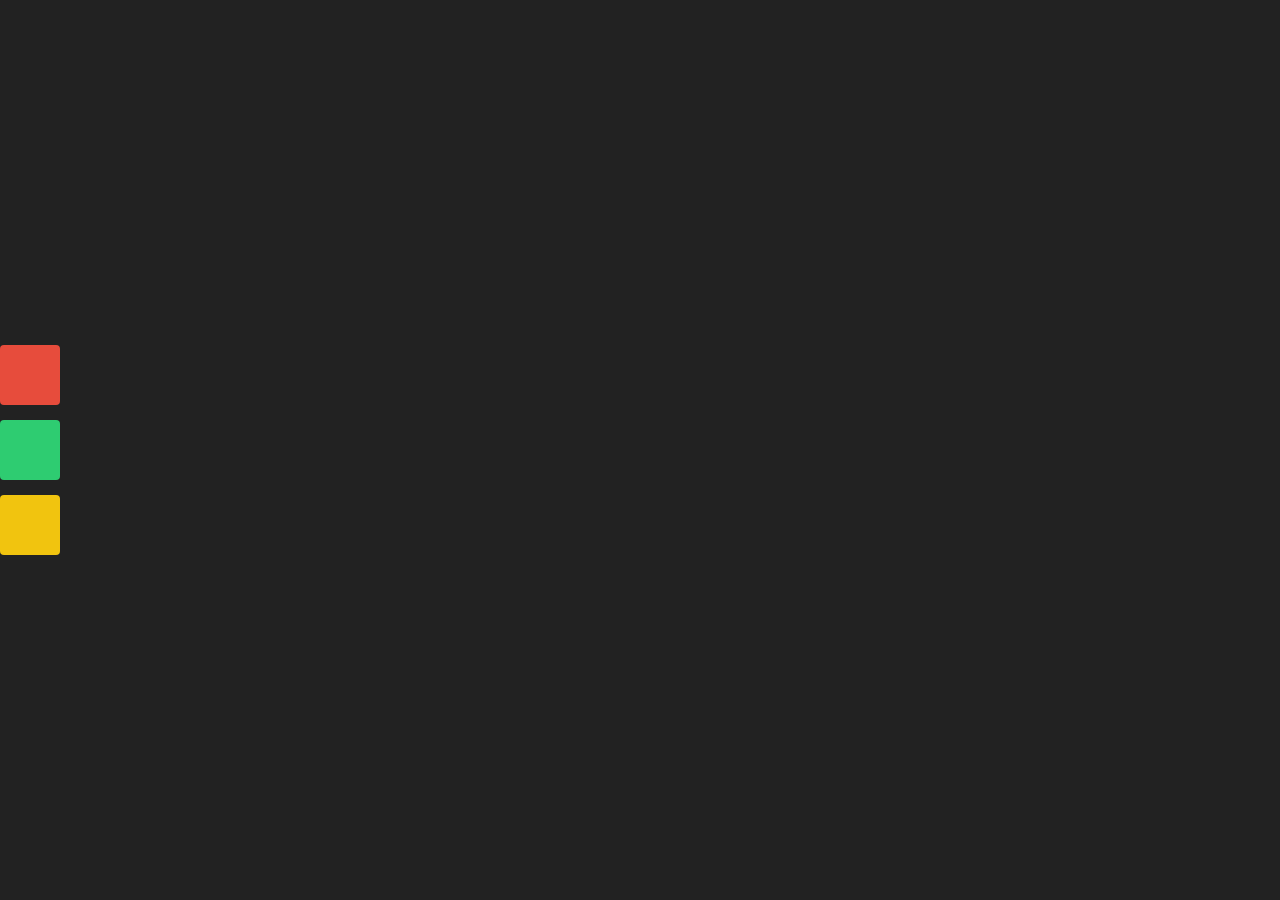
<file: дз 6/index.html>
<!DOCTYPE html>
<html lang="ru">
<head>
    <meta charset="UTF-8">
    <meta name="viewport" content="width=device-width, initial-scale=1.0">
    <title>Moving Squares</title>
    <link rel="stylesheet" href="style.css">
</head>
<body>

    <div class="container">
        <div class="square"></div>
        <div class="square"></div>
        <div class="square"></div>
    </div>

</body>
</html>
</file>
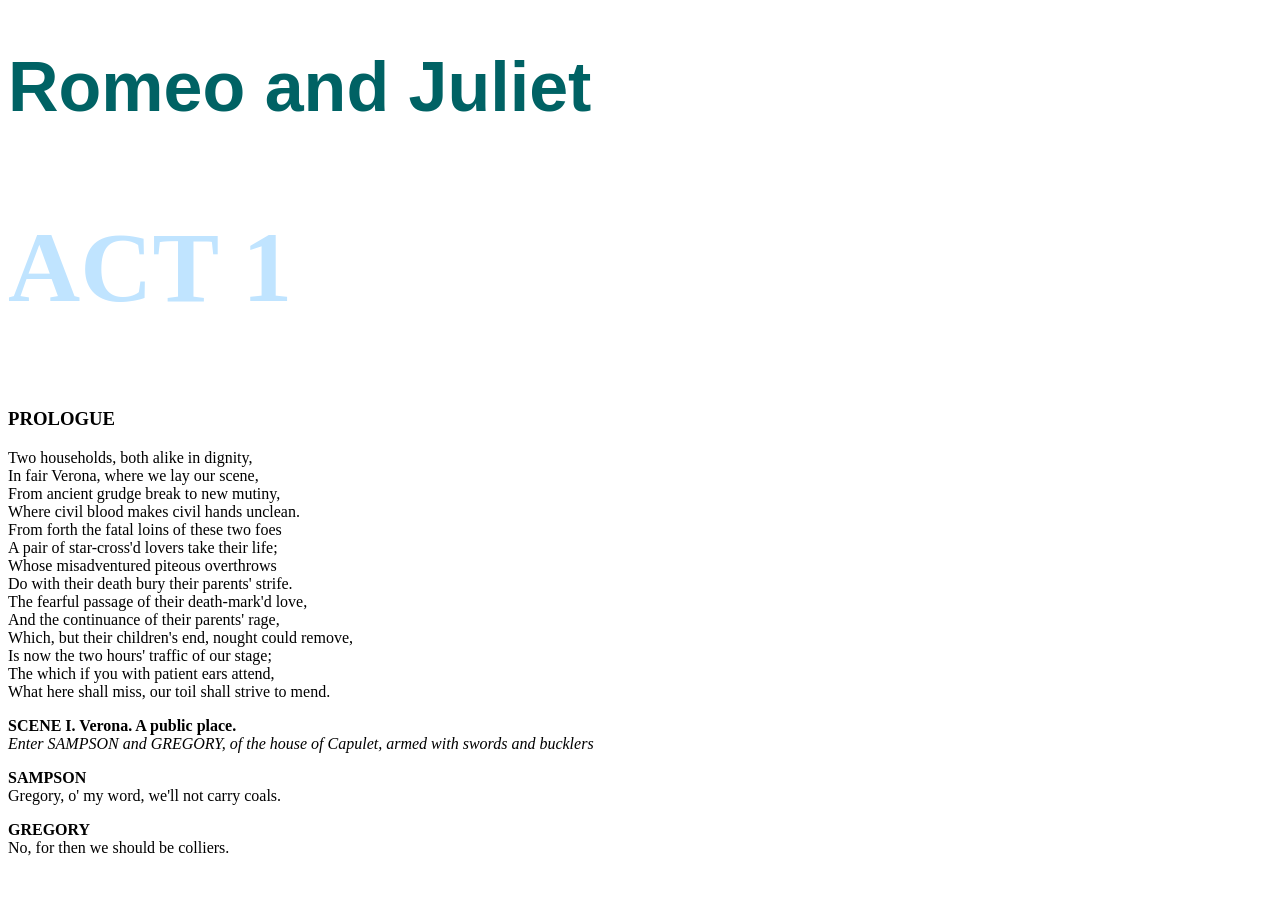
<file: друга дз/index.html>
<!DOCTYPE html>
<html lang="en">
<head>
    <meta charset="UTF-8">
    <meta name="viewport" content="width=device-width, initial-scale=1.0">
    <title>Romeo and Juliet</title>
    <!-- Підключення файлу стилів (згідно з вашим уроком) -->
    <link rel="stylesheet" href="./style.css">
</head>
<body>

    <h1>Romeo and Juliet</h1>
    
    <h2>ACT 1</h2>
    <h3>PROLOGUE</h3>
    
    <p>
        Two households, both alike in dignity,<br>
        In fair Verona, where we lay our scene,<br>
        From ancient grudge break to new mutiny,<br>
        Where civil blood makes civil hands unclean.<br>
        From forth the fatal loins of these two foes<br>
        A pair of star-cross'd lovers take their life;<br>
        Whose misadventured piteous overthrows<br>
        Do with their death bury their parents' strife.<br>
        The fearful passage of their death-mark'd love,<br>
        And the continuance of their parents' rage,<br>
        Which, but their children's end, nought could remove,<br>
        Is now the two hours' traffic of our stage;<br>
        The which if you with patient ears attend,<br>
        What here shall miss, our toil shall strive to mend.
    </p>

    <p>
        <strong>SCENE I. Verona. A public place.</strong><br>
        <em>Enter SAMPSON and GREGORY, of the house of Capulet, armed with swords and bucklers</em>
    </p>

    <p>
        <strong>SAMPSON</strong><br>
        Gregory, o' my word, we'll not carry coals.
    </p>

    <p>
        <strong>GREGORY</strong><br>
        No, for then we should be colliers.
    </p>

</body>
</html>
</file>
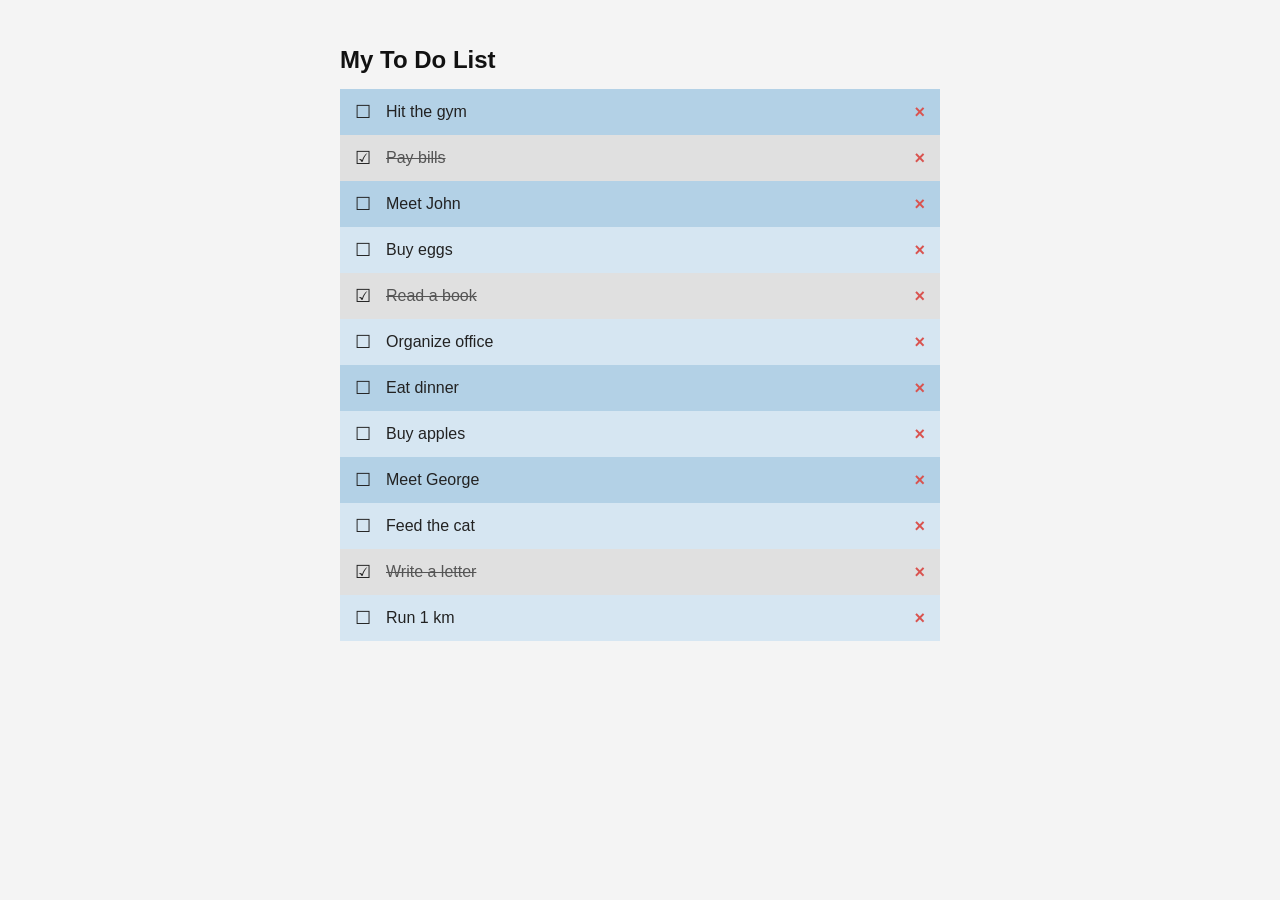
<file: пьята дз частина 2/index.html>
<!DOCTYPE html>
<html lang="ru">
<head>
    <meta charset="UTF-8">
    <meta name="viewport" content="width=device-width, initial-scale=1.0">
    <title>My To Do List</title>
    <link rel="stylesheet" href="style.css">
</head>
<body>

    <div class="todo-container">
        <h1>My To Do List</h1>
        
        <ul class="todo-list">
            <li class="item">
                <span class="checkbox">&#9744;</span>
                <span class="text">Hit the gym</span>
                <span class="close">&times;</span>
            </li>
            <li class="item completed">
                <span class="checkbox">&#9745;</span>
                <span class="text">Pay bills</span>
                <span class="close">&times;</span>
            </li>
            <li class="item">
                <span class="checkbox">&#9744;</span>
                <span class="text">Meet John</span>
                <span class="close">&times;</span>
            </li>
            <li class="item">
                <span class="checkbox">&#9744;</span>
                <span class="text">Buy eggs</span>
                <span class="close">&times;</span>
            </li>
            <li class="item completed">
                <span class="checkbox">&#9745;</span>
                <span class="text">Read a book</span>
                <span class="close">&times;</span>
            </li>
            <li class="item">
                <span class="checkbox">&#9744;</span>
                <span class="text">Organize office</span>
                <span class="close">&times;</span>
            </li>
            <li class="item">
                <span class="checkbox">&#9744;</span>
                <span class="text">Eat dinner</span>
                <span class="close">&times;</span>
            </li>
            <li class="item">
                <span class="checkbox">&#9744;</span>
                <span class="text">Buy apples</span>
                <span class="close">&times;</span>
            </li>
            <li class="item">
                <span class="checkbox">&#9744;</span>
                <span class="text">Meet George</span>
                <span class="close">&times;</span>
            </li>
            <li class="item">
                <span class="checkbox">&#9744;</span>
                <span class="text">Feed the cat</span>
                <span class="close">&times;</span>
            </li>
            <li class="item completed">
                <span class="checkbox">&#9745;</span>
                <span class="text">Write a letter</span>
                <span class="close">&times;</span>
            </li>
            <li class="item">
                <span class="checkbox">&#9744;</span>
                <span class="text">Run 1 km</span>
                <span class="close">&times;</span>
            </li>
        </ul>
    </div>

</body>
</html>
</file>
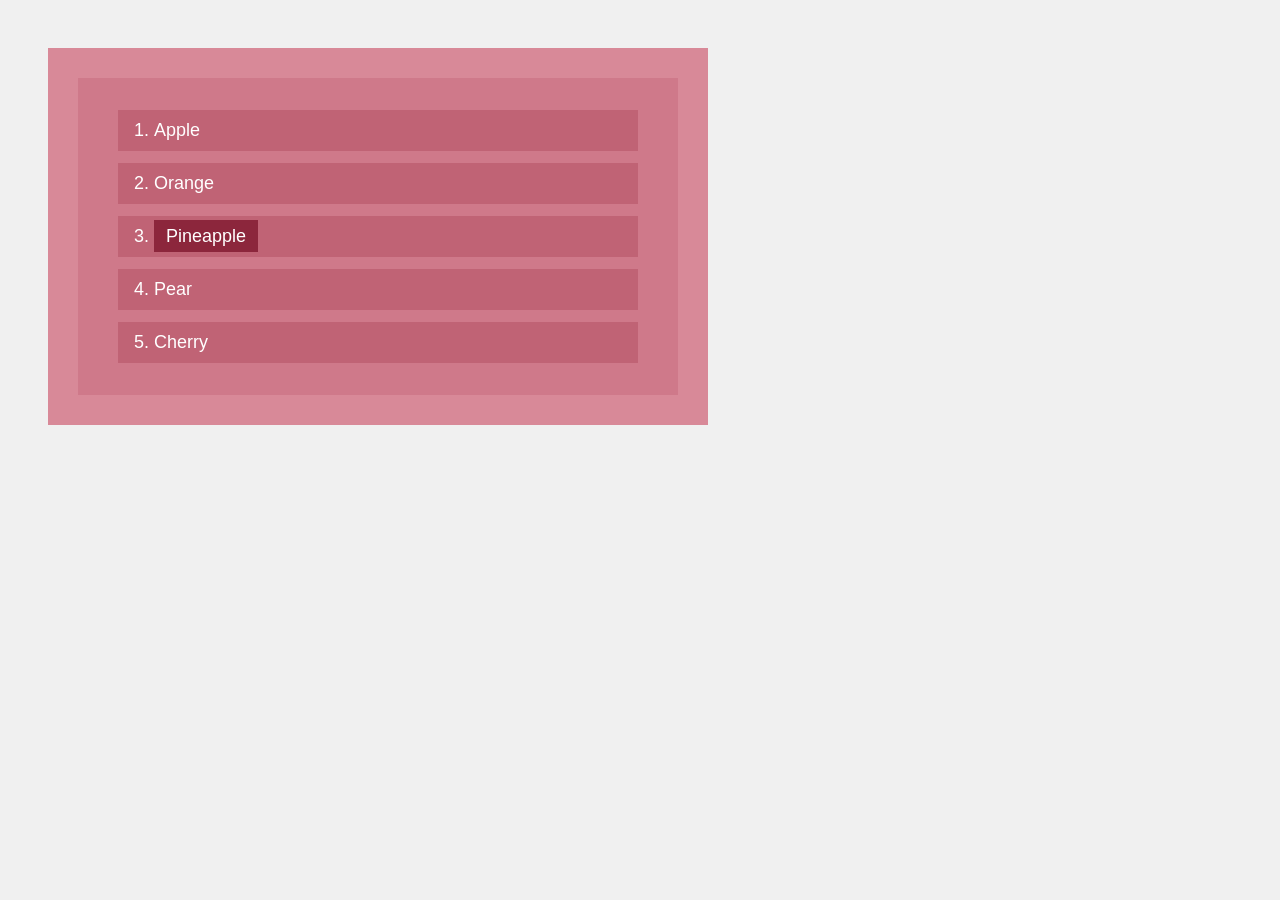
<file: пьята дз/index.html>
<!DOCTYPE html>
<html lang="uk">
<head>
    <meta charset="UTF-8">
    <title>Завдання 1</title>
    <link rel="stylesheet" href="style1.css">
</head>
<body>
    <div class="wrapper">
        <ol class="fruit-list">
            <li>Apple</li>
            <li>Orange</li>
            <li class="highlight-item">
                <span class="dark-text">Pineapple</span>
            </li>
            <li>Pear</li>
            <li>Cherry</li>
        </ol>
    </div>
</body>
</html>
</file>
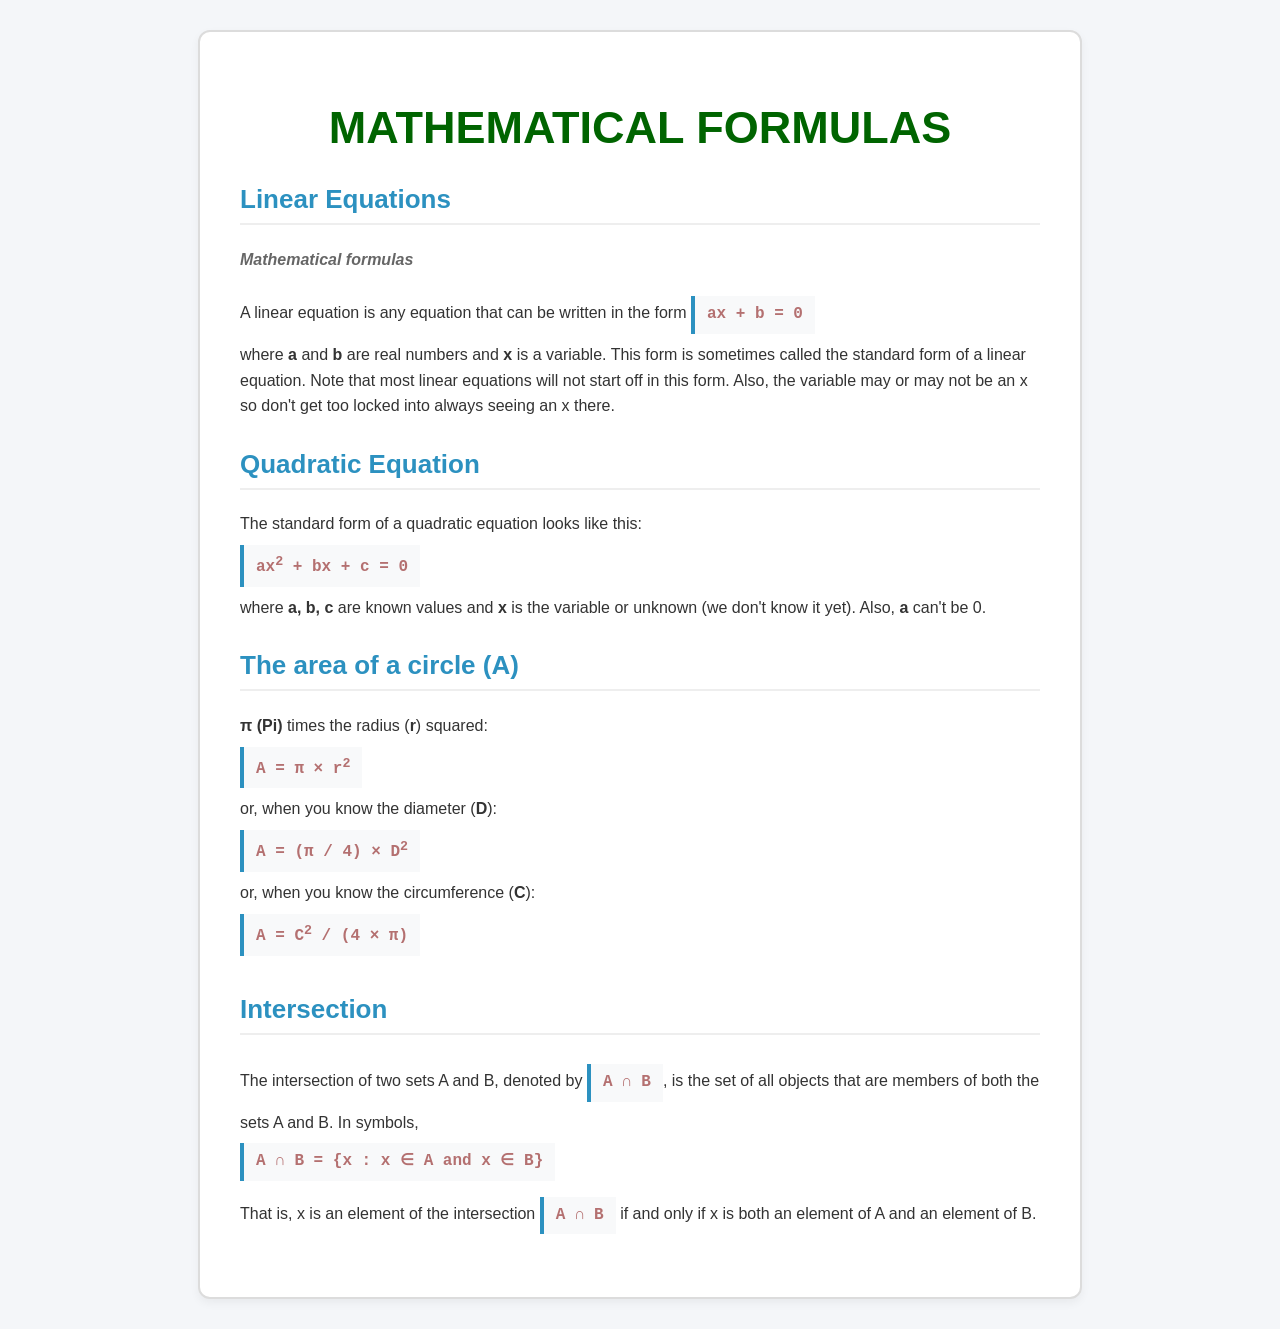
<file: третя дз/index.html>
<!DOCTYPE html>
<html lang="en">
<head>
    <meta charset="UTF-8">
    <meta name="viewport" content="width=device-width, initial-scale=1.0">
    <title>Mathematical Formulas</title>
    
    <link rel="stylesheet" href="./style.css">
</head>
<body>

    <div class="container">
        
        <h1 class="main-title">Mathematical Formulas</h1>

        
        <div class="section">
            <h2>Linear Equations</h2>
            <p class="subtitle">Mathematical formulas</p>
            <p>
                A linear equation is any equation that can be written in the form <span class="formula">ax + b = 0</span><br>
                where <strong>a</strong> and <strong>b</strong> are real numbers and <strong>x</strong> is a variable. This form is sometimes called the standard form of a linear equation. Note that most linear equations will not start off in this form. Also, the variable may or may not be an x so don't get too locked into always seeing an x there.
            </p>
        </div>

        
        <div class="section">
            <h2>Quadratic Equation</h2>
            <p>
                The standard form of a quadratic equation looks like this:<br>
                <span class="formula">ax<sup>2</sup> + bx + c = 0</span><br>
                where <strong>a, b, c</strong> are known values and <strong>x</strong> is the variable or unknown (we don't know it yet). Also, <strong>a</strong> can't be 0.
            </p>
        </div>

        
        <div class="section">
            <h2>The area of a circle (A)</h2>
            <p>
                <strong>&pi; (Pi)</strong> times the radius (<strong>r</strong>) squared:<br>
                <span class="formula">A = &pi; &times; r<sup>2</sup></span><br>
                or, when you know the diameter (<strong>D</strong>):<br>
                <span class="formula">A = (&pi; / 4) &times; D<sup>2</sup></span><br>
                or, when you know the circumference (<strong>C</strong>):<br>
                <span class="formula">A = C<sup>2</sup> / (4 &times; &pi;)</span>
            </p>
        </div>

        
        <div class="section">
            <h2>Intersection</h2>
            <p>
                The intersection of two sets A and B, denoted by <span class="formula">A &cap; B</span>, is the set of all objects that are members of both the sets A and B. In symbols,<br>
                <span class="formula">A &cap; B = {x : x &isin; A and x &isin; B}</span><br>
                That is, x is an element of the intersection <span class="formula">A &cap; B</span> if and only if x is both an element of A and an element of B.
            </p>
        </div>
    </div>

</body>
</html>
</file>
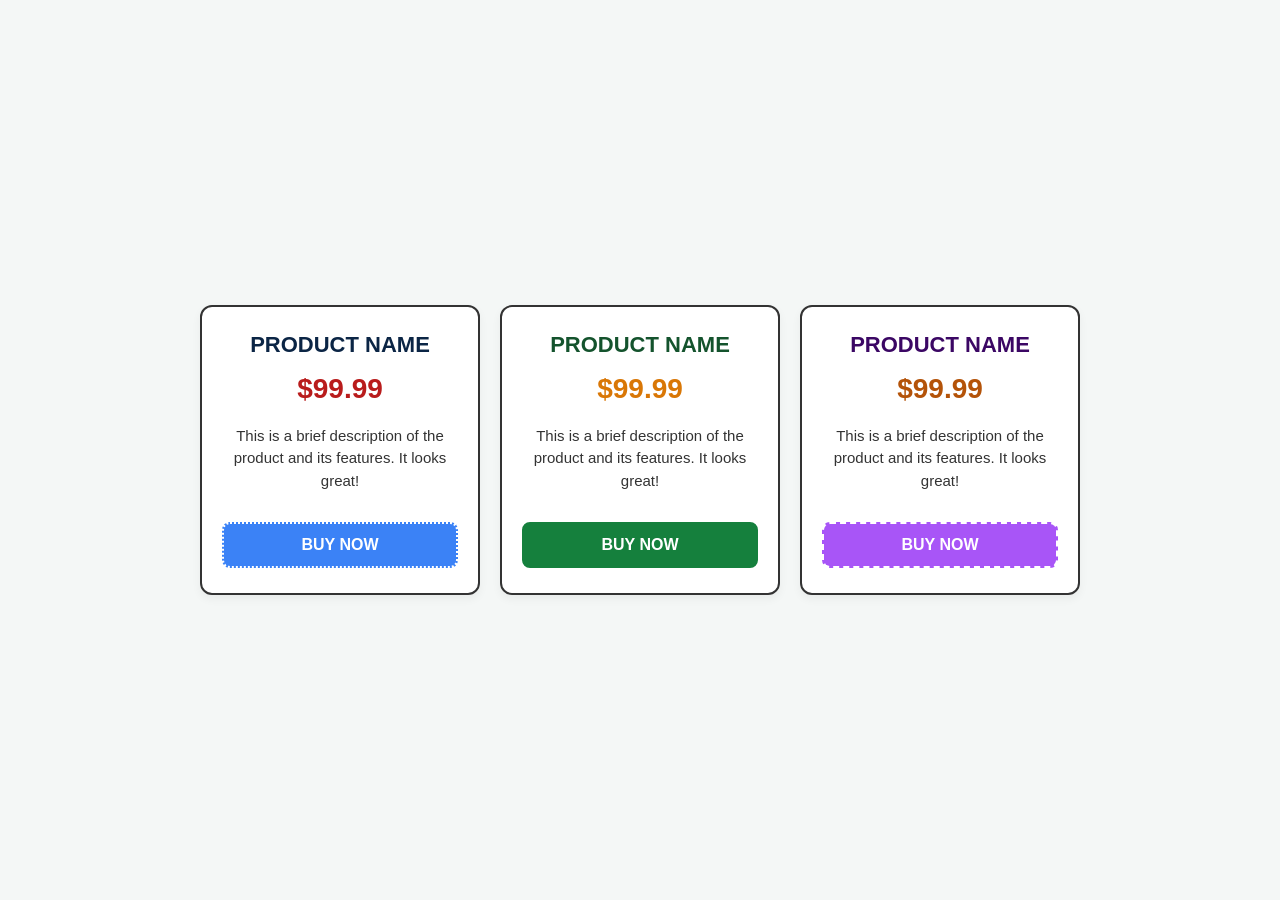
<file: четверта дз/index.html>
<!DOCTYPE html>
<html lang="en">
<head>
    <meta charset="UTF-8">
    <meta name="viewport" content="width=device-width, initial-scale=1.0">
    <title>Product Cards</title>
    <link rel="stylesheet" href="./style.css">
</head>
<body>

    <div class="cards-container">
        
        <div class="card blue-theme">
            <h2 class="card-title">PRODUCT NAME</h2>
            <div class="card-price">$99.99</div>
            <p class="card-desc">This is a brief description of the product and its features. It looks great!</p>
            <button class="buy-btn">BUY NOW</button>
        </div>

        
        <div class="card green-theme">
            <h2 class="card-title">PRODUCT NAME</h2>
            <div class="card-price">$99.99</div>
            <p class="card-desc">This is a brief description of the product and its features. It looks great!</p>
            <button class="buy-btn">BUY NOW</button>
        </div>

        
        <div class="card purple-theme">
            <h2 class="card-title">PRODUCT NAME</h2>
            <div class="card-price">$99.99</div>
            <p class="card-desc">This is a brief description of the product and its features. It looks great!</p>
            <button class="buy-btn">BUY NOW</button>
        </div>
    </div>

</body>
</html>
</file>
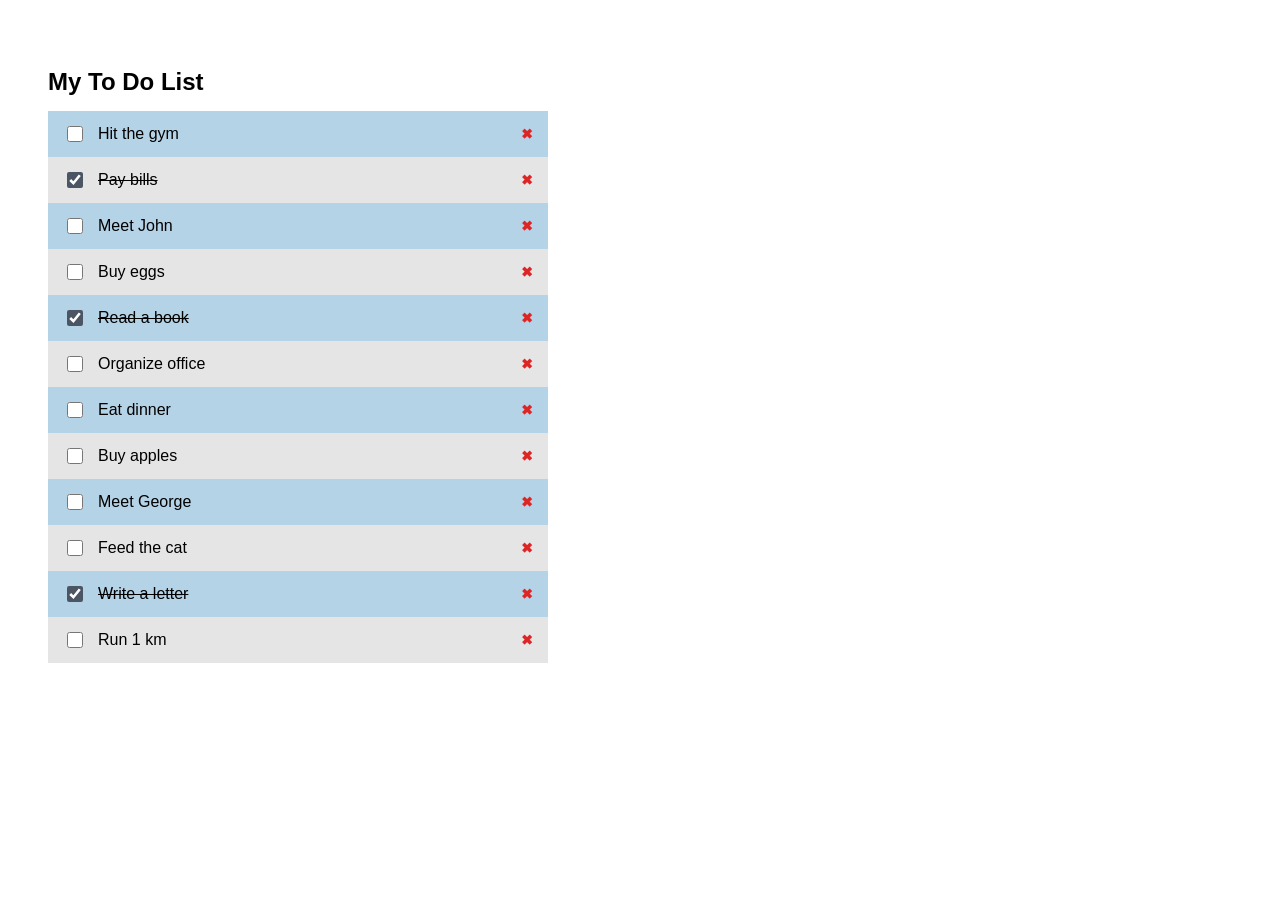
<file: пьята дз/todo.html>
<!DOCTYPE html>
<html lang="uk">
<head>
    <meta charset="UTF-8">
    <title>My To Do List</title>
    <link rel="stylesheet" href="style2.css">
</head>
<body>
    <div class="todo-container">
        <h2>My To Do List</h2>
        <ul class="todo-list">
            <li><input type="checkbox"> <span>Hit the gym</span> <span class="red-cross">&#10006;</span></li>
            <li class="completed"><input type="checkbox" checked> <span>Pay bills</span> <span class="red-cross">&#10006;</span></li>
            <li><input type="checkbox"> <span>Meet John</span> <span class="red-cross">&#10006;</span></li>
            <li><input type="checkbox"> <span>Buy eggs</span> <span class="red-cross">&#10006;</span></li>
            <li class="completed"><input type="checkbox" checked> <span>Read a book</span> <span class="red-cross">&#10006;</span></li>
            <li><input type="checkbox"> <span>Organize office</span> <span class="red-cross">&#10006;</span></li>
            <li><input type="checkbox"> <span>Eat dinner</span> <span class="red-cross">&#10006;</span></li>
            <li><input type="checkbox"> <span>Buy apples</span> <span class="red-cross">&#10006;</span></li>
            <li><input type="checkbox"> <span>Meet George</span> <span class="red-cross">&#10006;</span></li>
            <li><input type="checkbox"> <span>Feed the cat</span> <span class="red-cross">&#10006;</span></li>
            <li class="completed"><input type="checkbox" checked> <span>Write a letter</span> <span class="red-cross">&#10006;</span></li>
            <li><input type="checkbox"> <span>Run 1 km</span> <span class="red-cross">&#10006;</span></li>
        </ul>
    </div>
</body>
</html>
</file>
<file: дз 6/style.css>
body {
    margin: 0;
    overflow: hidden;
    background-color: #222;
    height: 100vh;
    display: flex;
    flex-direction: column;
    justify-content: center;
}

.container {
    width: 100%;
    position: relative;
}

.square {
    width: 60px;
    height: 60px;
    background-color: #3498db;
    margin: 15px 0;
    border-radius: 4px;
    animation: moveLeft 4s linear infinite;
}

.square:nth-child(1) {
    animation-delay: 0s;
    background-color: #e74c3c;
}

.square:nth-child(2) {
    animation-delay: 1.2s;
    background-color: #2ecc71;
}

.square:nth-child(3) {
    animation-delay: 2.4s;
    background-color: #f1c40f;
}

@keyframes moveLeft {
    0% {
        transform: translateX(100vw);
    }
    100% {
        transform: translateX(-100px);
    }
}
</file>
<file: друга дз/style.css>
h1 {
    color: rgb(0, 98, 100);
    font-family: Arial, Helvetica, sans-serif;
    font-size: 70px;
}

h2 {
    color: rgb(192, 228, 255);
    font-size: 100px;
}
</file>
<file: пьята дз частина 2/style.css>
body {
    font-family: Arial, sans-serif;
    background-color: #f4f4f4;
    margin: 0;
    padding: 30px;
}

.todo-container {
    max-width: 600px;
    margin: 0 auto;
}

h1 {
    font-size: 24px;
    font-weight: bold;
    color: #111;
    margin-bottom: 15px;
}

.todo-list {
    list-style: none;
    padding: 0;
    margin: 0;
}

.item {
    display: flex;
    align-items: center;
    padding: 12px 15px;
    font-size: 16px;
    color: #222;
}

.item:nth-child(odd) {
    background-color: #b3d1e6; 
}

.item:nth-child(even) {
    background-color: #d6e6f2; 
}

.item.completed {
    background-color: #e0e0e0 !important;
}

.item.completed .text {
    text-decoration: line-through;
    color: #555;
}

.checkbox {
    margin-right: 15px;
    font-size: 18px;
}

.text {
    flex-grow: 1;
}

.close {
    color: #d9534f;
    font-weight: bold;
    cursor: pointer;
    font-size: 18px;
    margin-left: 10px;
}
</file>
<file: пьята дз/style1.css>
body {
    background-color: #f0f0f0;
    font-family: Arial, sans-serif;
    padding: 40px;
}

.wrapper {
    background-color: #d88998;
    padding: 30px;
    width: 600px;
}

.fruit-list {
    background-color: #cf798a;
    padding: 20px 40px;
    margin: 0;
    list-style-position: inside;
}

.fruit-list li {
    background-color: #c06375;
    color: #ffffff;
    margin: 12px 0;
    padding: 10px 16px;
    font-size: 18px;
}

.fruit-list .highlight-item {
    background-color: #c06375;
}

.fruit-list .dark-text {
    background-color: #8c263c;
    color: #ffffff;
    padding: 6px 12px;
}
</file>
<file: третя дз/style.css>
body {
    font-family: Arial, Helvetica, sans-serif;
    background-color: #f4f6f9;
    color: #333333;
    margin: 0;
    padding: 30px;
}

.container {
    max-width: 800px;
    margin: 0 auto;
    background-color: #ffffff;
    padding: 40px;
    border: 2px solid #dcdcdc;
    border-radius: 12px;
    box-shadow: 0 4px 10px rgba(0, 0, 0, 0.05);
}

.main-title {
    text-align: center;
    color: darkgreen;
    font-size: 45px;
    font-weight: bold;
    text-transform: uppercase;
    margin-bottom: 30px;
}

.section h2 {
    color: rgb(44, 145, 192);
    font-size: 26px;
    border-bottom: 2px solid #eee;
    padding-bottom: 8px;
    margin-top: 30px;
}

.subtitle {
    font-style: italic;
    color: #666666;
    font-weight: bold;
}

.section p {
    font-size: 16px;
    line-height: 1.6;
    margin-bottom: 15px;
}

.formula {
    display: inline-block;
    background-color: #f8f9fa;
    border-left: 4px solid rgb(44, 145, 192);
    padding: 6px 12px;
    margin: 8px 0;
    font-family: "Courier New", Courier, monospace;
    font-weight: bold;
    color: #b47070;
}
</file>
<file: четверта дз/style.css>
* {
    font-family: Arial, Helvetica, sans-serif;
    margin: 0;
    padding: 0;
    box-sizing: border-box;
}

body {
    background-color: #f4f7f6;
    display: flex;
    justify-content: center;
    align-items: center;
    min-height: 100vh;
}

.cards-container {
    display: flex;
    gap: 20px;
    flex-wrap: wrap;
    justify-content: center;
}

.card {
    width: 280px;
    background-color: #ffffff;
    border: 2px solid #333333;
    border-radius: 12px;
    padding: 25px 20px;
    text-align: center;
    display: flex;
    flex-direction: column;
    justify-content: space-between;
    box-shadow: 0 4px 10px rgba(0, 0, 0, 0.05);
}

.card-title {
    font-size: 22px;
    font-weight: bold;
    margin-bottom: 15px;
}

.card-price {
    font-size: 28px;
    font-weight: bold;
    margin-bottom: 20px;
}

.card-desc {
    font-size: 15px;
    color: #333333;
    line-height: 1.5;
    margin-bottom: 30px;
}

.buy-btn {
    width: 100%;
    padding: 12px 0;
    color: white;
    font-size: 16px;
    font-weight: bold;
    border-radius: 8px;
    cursor: pointer;
    transition: background-color 0.2s ease;
}

.blue-theme .card-title {
    color: #0b2545;
}
.blue-theme .card-price {
    color: #b91c1c; 
}
.blue-theme .buy-btn {
    background-color: #3b82f6;
    border: 2px dotted #ffffff;
}
.blue-theme .buy-btn:hover {
    background-color: #2563eb;
}


.green-theme .card-title {
    color: #14532d;
}
.green-theme .card-price {
    color: #d97706;
}
.green-theme .buy-btn {
    background-color: #15803d;
    border: 2px solid #15803d;
}
.green-theme .buy-btn:hover {
    background-color: #166534;
}


.purple-theme .card-title {
    color: #3b0764;
}
.purple-theme .card-price {
    color: #b45309; 
}
.purple-theme .buy-btn {
    background-color: #a855f7;
    border: 2px dashed #ffffff;
}
.purple-theme .buy-btn:hover {
    background-color: #9333ea;
}
</file>
<file: пьята дз/style2.css>
body {
    font-family: Arial, sans-serif;
    background-color: #ffffff;
    padding: 40px;
}

.todo-container {
    width: 500px;
}

.todo-container h2 {
    font-size: 24px;
    margin-bottom: 15px;
    color: #000000;
}

.todo-list {
    list-style: none;
    padding: 0;
    margin: 0;
}

.todo-list li {
    display: flex;
    align-items: center;
    padding: 12px 15px;
    font-size: 16px;
}

.todo-list li input[type="checkbox"] {
    margin-right: 15px;
    width: 16px;
    height: 16px;
    accent-color: #4b5563;
}

.todo-list li span:nth-of-type(1) {
    flex-grow: 1;
}

.todo-list li:nth-child(odd) {
    background-color: #b5d3e7;
}

.todo-list li:nth-child(even) {
    background-color: #e5e5e5;
}

.todo-list li.completed span:nth-of-type(1) {
    text-decoration: line-through;
    color: #000000;
}

.red-cross {
    color: #dc2626;
    font-size: 14px;
    font-weight: bold;
}
</file>
